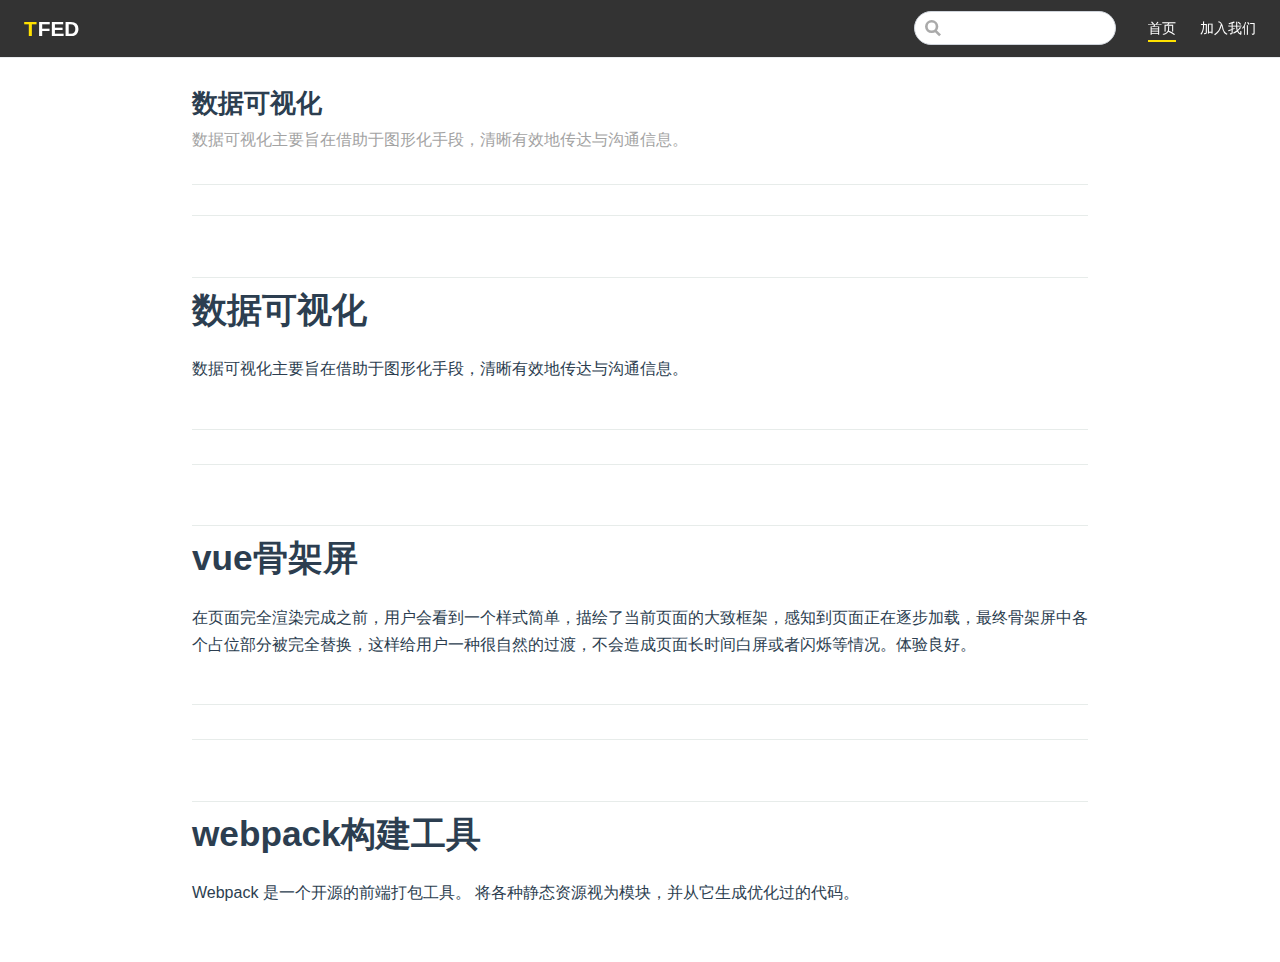
<file: index.html>
<!DOCTYPE html>
<html lang="en-US">
  <head>
    <meta charset="utf-8">
    <meta name="viewport" content="width=device-width,initial-scale=1">
    <title>TFED</title>
    <meta name="description" content="老虎前端团队">
    <link rel="icon" href="/imgs/logo.png">
  <link rel="manifest" href="/manifest.json">
  <link rel="apple-touch-icon" href="/imgs/logo.png">
    
    <link rel="preload" href="/assets/css/0.styles.b28b3567.css" as="style"><link rel="preload" href="/assets/js/app.2e1f9745.js" as="script"><link rel="preload" href="/assets/js/6.9fe4d343.js" as="script"><link rel="prefetch" href="/assets/js/3.42bb1bd5.js"><link rel="prefetch" href="/assets/js/1.ce1e9476.js"><link rel="prefetch" href="/assets/js/2.d139acfe.js"><link rel="prefetch" href="/assets/js/4.cc8acf24.js"><link rel="prefetch" href="/assets/js/5.faf81e32.js"><link rel="prefetch" href="/assets/js/7.30b6eb37.js">
    <link rel="stylesheet" href="/assets/css/0.styles.b28b3567.css">
  </head>
  <body>
    <div id="app" data-server-rendered="true"><div class="theme-container no-sidebar"><header class="navbar"><div class="sidebar-button"><svg xmlns="http://www.w3.org/2000/svg" aria-hidden="true" role="img" viewBox="0 0 448 512" class="icon"><path fill="currentColor" d="M436 124H12c-6.627 0-12-5.373-12-12V80c0-6.627 5.373-12 12-12h424c6.627 0 12 5.373 12 12v32c0 6.627-5.373 12-12 12zm0 160H12c-6.627 0-12-5.373-12-12v-32c0-6.627 5.373-12 12-12h424c6.627 0 12 5.373 12 12v32c0 6.627-5.373 12-12 12zm0 160H12c-6.627 0-12-5.373-12-12v-32c0-6.627 5.373-12 12-12h424c6.627 0 12 5.373 12 12v32c0 6.627-5.373 12-12 12z"></path></svg></div><a href="/" class="home-link router-link-exact-active router-link-active"><!----><span class="site-name">
      TFED
    </span></a><div class="links"><div class="search-box"><input aria-label="Search" autocomplete="off" spellcheck="false" value=""><!----></div><nav class="nav-links can-hide"><div class="nav-item"><a href="/" class="nav-link router-link-exact-active router-link-active">首页</a></div><div class="nav-item"><a href="/joinus.html" class="nav-link">加入我们</a></div><!----></nav></div></header><div class="sidebar-mask"></div><div class="sidebar"><nav class="nav-links"><div class="nav-item"><a href="/" class="nav-link router-link-exact-active router-link-active">首页</a></div><div class="nav-item"><a href="/joinus.html" class="nav-link">加入我们</a></div><!----></nav><!----></div><div class="custom-layout"><div><div class="blog-list"><!----><a href="/chart.html" class="items"><div><h1 id="数据可视化"><a class="header-anchor" href="#数据可视化" aria-hidden="true">#</a> 数据可视化</h1>
<p>数据可视化主要旨在借助于图形化手段，清晰有效地传达与沟通信息。</p>
</div></a><!----><a href="/vue-skeleton.html" class="items"><div><h1 id="vue骨架屏"><a class="header-anchor" href="#vue骨架屏" aria-hidden="true">#</a> vue骨架屏</h1>
<p>在页面完全渲染完成之前，用户会看到一个样式简单，描绘了当前页面的大致框架，感知到页面正在逐步加载，最终骨架屏中各个占位部分被完全替换，这样给用户一种很自然的过渡，不会造成页面长时间白屏或者闪烁等情况。体验良好。</p>
</div></a><a href="/webpack.html" class="items"><div><h1 id="webpack构建工具"><a class="header-anchor" href="#webpack构建工具" aria-hidden="true">#</a> webpack构建工具</h1>
<p>Webpack 是一个开源的前端打包工具。
将各种静态资源视为模块，并从它生成优化过的代码。</p>
</div></a></div></div></div></div></div>
    <script src="/assets/js/6.9fe4d343.js" defer></script><script src="/assets/js/app.2e1f9745.js" defer></script>
  </body>
</html>
</file>
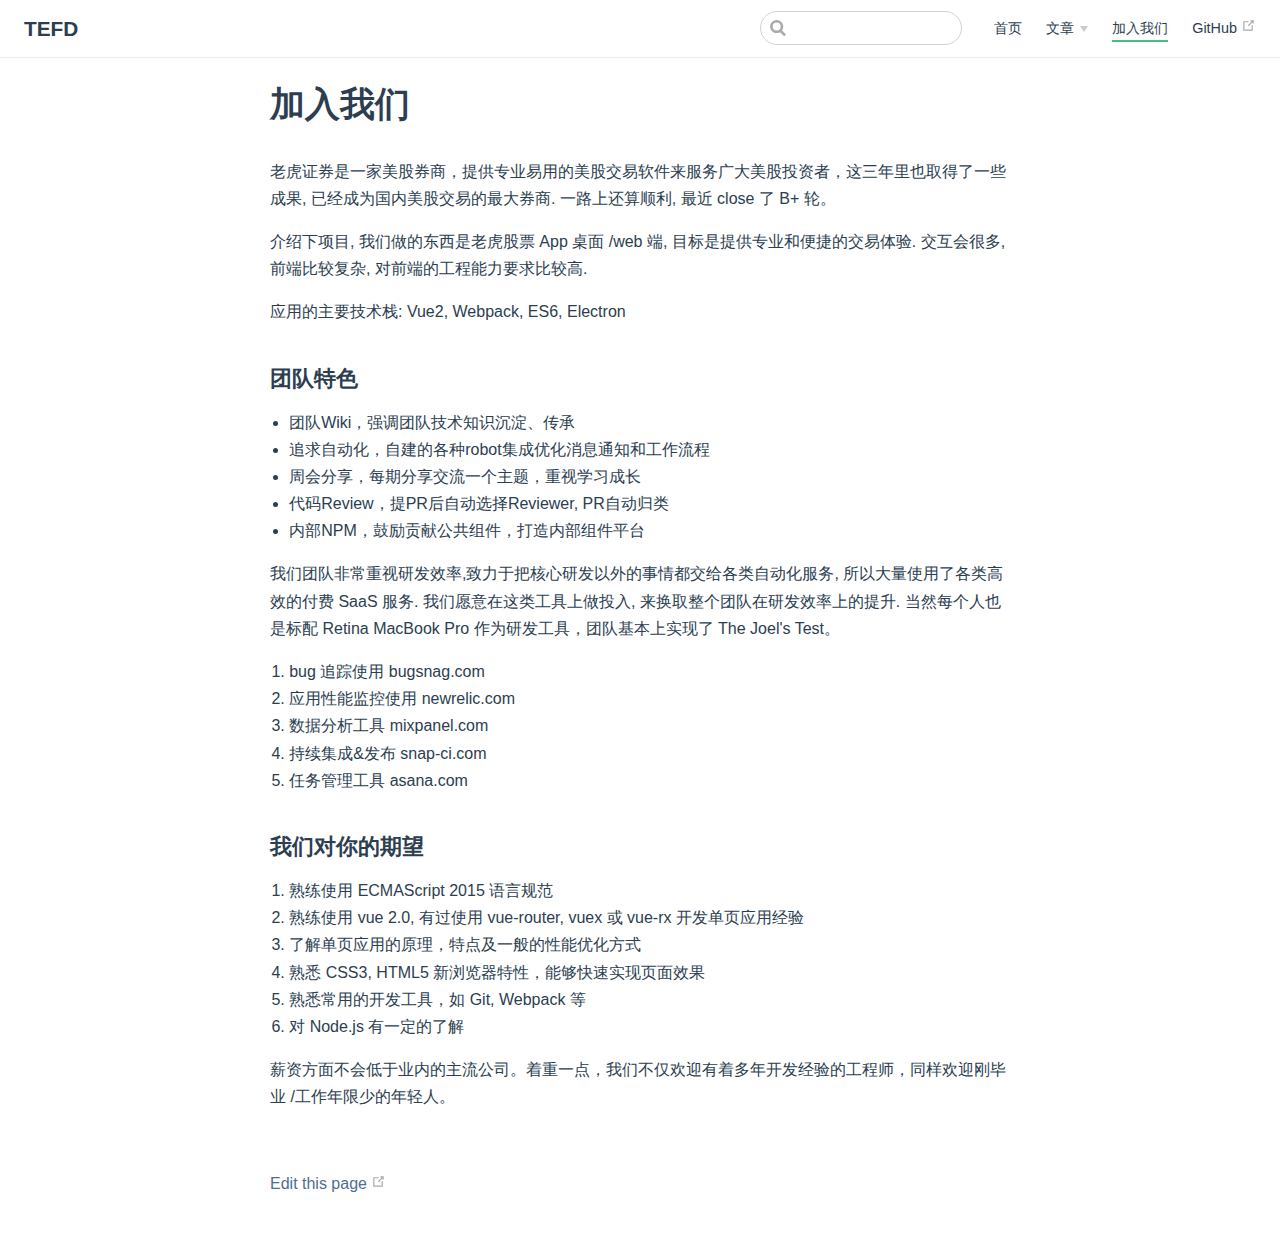
<file: About/index.html>
<!DOCTYPE html>
<html lang="en-US">
  <head>
    <meta charset="utf-8">
    <meta name="viewport" content="width=device-width,initial-scale=1">
    <title>加入我们 | TEFD</title>
    <meta name="description" content="老虎前端团队">
    <link rel="icon" href="/imgs/logo.png">
  <link rel="manifest" href="/manifest.json">
  <link rel="apple-touch-icon" href="/imgs/logo.png">
    
    <link rel="preload" href="/assets/css/0.styles.e33fcdb0.css" as="style"><link rel="preload" href="/assets/js/app.5959fe07.js" as="script"><link rel="preload" href="/assets/js/7.fc14adbd.js" as="script"><link rel="prefetch" href="/assets/js/4.d892ce39.js"><link rel="prefetch" href="/assets/js/1.f8d64ea8.js"><link rel="prefetch" href="/assets/js/2.72731567.js"><link rel="prefetch" href="/assets/js/3.75cd7776.js"><link rel="prefetch" href="/assets/js/5.2dd04340.js"><link rel="prefetch" href="/assets/js/6.95cbbf58.js"><link rel="prefetch" href="/assets/js/8.dae4b004.js">
    <link rel="stylesheet" href="/assets/css/0.styles.e33fcdb0.css">
  </head>
  <body>
    <div id="app" data-server-rendered="true"><div class="theme-container no-sidebar"><header class="navbar"><div class="sidebar-button"><svg xmlns="http://www.w3.org/2000/svg" aria-hidden="true" role="img" viewBox="0 0 448 512" class="icon"><path fill="currentColor" d="M436 124H12c-6.627 0-12-5.373-12-12V80c0-6.627 5.373-12 12-12h424c6.627 0 12 5.373 12 12v32c0 6.627-5.373 12-12 12zm0 160H12c-6.627 0-12-5.373-12-12v-32c0-6.627 5.373-12 12-12h424c6.627 0 12 5.373 12 12v32c0 6.627-5.373 12-12 12zm0 160H12c-6.627 0-12-5.373-12-12v-32c0-6.627 5.373-12 12-12h424c6.627 0 12 5.373 12 12v32c0 6.627-5.373 12-12 12z"></path></svg></div><a href="/" class="home-link router-link-active"><!----><span class="site-name">
      TEFD
    </span></a><div class="links"><div class="search-box"><input aria-label="Search" autocomplete="off" spellcheck="false" value=""><!----></div><nav class="nav-links can-hide"><div class="nav-item"><a href="/" class="nav-link">首页</a></div><div class="nav-item"><div class="dropdown-wrapper"><a class="dropdown-title"><span class="title">文章</span><span class="arrow right"></span></a><ul class="nav-dropdown" style="display:none;"><li class="dropdown-item"><!----><a href="/Blogs/data-visiualization.html" class="nav-link">有关数据可视化学习</a></li><li class="dropdown-item"><!----><a href="/Blogs/cors-and-nginx.html" class="nav-link">有关跨域 CORS 及 Nginx 配置</a></li><li class="dropdown-item"><!----><a href="/Blogs/webpack.html" class="nav-link">webpack构建工具</a></li><li class="dropdown-item"><!----><a href="/Blogs/chart.html" class="nav-link">数据可视化</a></li><li class="dropdown-item"><!----><a href="/Blogs/vue-skeleton.html" class="nav-link">Vue骨架屏</a></li></ul></div></div><div class="nav-item"><a href="/About/" class="nav-link router-link-exact-active router-link-active">加入我们</a></div><a href="https://github.com/tigerbrokers" target="_blank" rel="noopener noreferrer" class="repo-link">
    GitHub
    <svg xmlns="http://www.w3.org/2000/svg" aria-hidden="true" x="0px" y="0px" viewBox="0 0 100 100" width="15" height="15" class="icon outbound"><path fill="currentColor" d="M18.8,85.1h56l0,0c2.2,0,4-1.8,4-4v-32h-8v28h-48v-48h28v-8h-32l0,0c-2.2,0-4,1.8-4,4v56C14.8,83.3,16.6,85.1,18.8,85.1z"></path><polygon fill="currentColor" points="45.7,48.7 51.3,54.3 77.2,28.5 77.2,37.2 85.2,37.2 85.2,14.9 62.8,14.9 62.8,22.9 71.5,22.9"></polygon></svg></a></nav></div></header><div class="sidebar-mask"></div><div class="sidebar"><nav class="nav-links"><div class="nav-item"><a href="/" class="nav-link">首页</a></div><div class="nav-item"><div class="dropdown-wrapper"><a class="dropdown-title"><span class="title">文章</span><span class="arrow right"></span></a><ul class="nav-dropdown" style="display:none;"><li class="dropdown-item"><!----><a href="/Blogs/data-visiualization.html" class="nav-link">有关数据可视化学习</a></li><li class="dropdown-item"><!----><a href="/Blogs/cors-and-nginx.html" class="nav-link">有关跨域 CORS 及 Nginx 配置</a></li><li class="dropdown-item"><!----><a href="/Blogs/webpack.html" class="nav-link">webpack构建工具</a></li><li class="dropdown-item"><!----><a href="/Blogs/chart.html" class="nav-link">数据可视化</a></li><li class="dropdown-item"><!----><a href="/Blogs/vue-skeleton.html" class="nav-link">Vue骨架屏</a></li></ul></div></div><div class="nav-item"><a href="/About/" class="nav-link router-link-exact-active router-link-active">加入我们</a></div><a href="https://github.com/tigerbrokers" target="_blank" rel="noopener noreferrer" class="repo-link">
    GitHub
    <svg xmlns="http://www.w3.org/2000/svg" aria-hidden="true" x="0px" y="0px" viewBox="0 0 100 100" width="15" height="15" class="icon outbound"><path fill="currentColor" d="M18.8,85.1h56l0,0c2.2,0,4-1.8,4-4v-32h-8v28h-48v-48h28v-8h-32l0,0c-2.2,0-4,1.8-4,4v56C14.8,83.3,16.6,85.1,18.8,85.1z"></path><polygon fill="currentColor" points="45.7,48.7 51.3,54.3 77.2,28.5 77.2,37.2 85.2,37.2 85.2,14.9 62.8,14.9 62.8,22.9 71.5,22.9"></polygon></svg></a></nav><!----></div><div class="page"><div class="content"><h1 id="加入我们"><a href="#加入我们" aria-hidden="true" class="header-anchor">#</a> 加入我们</h1><p>老虎证券是一家美股券商，提供专业易用的美股交易软件来服务广大美股投资者，这三年里也取得了一些成果, 已经成为国内美股交易的最大券商. 一路上还算顺利, 最近 close 了 B+ 轮。</p><p>介绍下项目, 我们做的东西是老虎股票 App 桌面 /web 端, 目标是提供专业和便捷的交易体验. 交互会很多, 前端比较复杂, 对前端的工程能力要求比较高.</p><p>应用的主要技术栈: Vue2, Webpack, ES6, Electron</p><h3 id="团队特色"><a href="#团队特色" aria-hidden="true" class="header-anchor">#</a> 团队特色</h3><ul><li>团队Wiki，强调团队技术知识沉淀、传承</li><li>追求自动化，自建的各种robot集成优化消息通知和工作流程</li><li>周会分享，每期分享交流一个主题，重视学习成长</li><li>代码Review，提PR后自动选择Reviewer, PR自动归类</li><li>内部NPM，鼓励贡献公共组件，打造内部组件平台</li></ul><p>我们团队非常重视研发效率,致力于把核心研发以外的事情都交给各类自动化服务, 所以大量使用了各类高效的付费 SaaS 服务. 我们愿意在这类工具上做投入, 来换取整个团队在研发效率上的提升. 当然每个人也是标配 Retina MacBook Pro 作为研发工具，团队基本上实现了 The Joel's Test。</p><ol><li>bug 追踪使用 bugsnag.com</li><li>应用性能监控使用 newrelic.com</li><li>数据分析工具 mixpanel.com</li><li>持续集成&amp;发布 snap-ci.com</li><li>任务管理工具 asana.com</li></ol><h3 id="我们对你的期望"><a href="#我们对你的期望" aria-hidden="true" class="header-anchor">#</a> 我们对你的期望</h3><ol><li>熟练使用 ECMAScript 2015 语言规范</li><li>熟练使用 vue 2.0, 有过使用 vue-router, vuex 或 vue-rx 开发单页应用经验</li><li>了解单页应用的原理，特点及一般的性能优化方式</li><li>熟悉 CSS3, HTML5 新浏览器特性，能够快速实现页面效果</li><li>熟悉常用的开发工具，如 Git, Webpack 等</li><li>对 Node.js 有一定的了解</li></ol><p>薪资方面不会低于业内的主流公司。着重一点，我们不仅欢迎有着多年开发经验的工程师，同样欢迎刚毕业 /工作年限少的年轻人。</p></div><div class="page-edit"><div class="edit-link"><a href="https://github.com/tigerbrokers/edit/master/docs/About/README.md" target="_blank" rel="noopener noreferrer">Edit this page</a><svg xmlns="http://www.w3.org/2000/svg" aria-hidden="true" x="0px" y="0px" viewBox="0 0 100 100" width="15" height="15" class="icon outbound"><path fill="currentColor" d="M18.8,85.1h56l0,0c2.2,0,4-1.8,4-4v-32h-8v28h-48v-48h28v-8h-32l0,0c-2.2,0-4,1.8-4,4v56C14.8,83.3,16.6,85.1,18.8,85.1z"></path><polygon fill="currentColor" points="45.7,48.7 51.3,54.3 77.2,28.5 77.2,37.2 85.2,37.2 85.2,14.9 62.8,14.9 62.8,22.9 71.5,22.9"></polygon></svg></div><!----></div><!----></div></div></div>
    <script src="/assets/js/7.fc14adbd.js" defer></script><script src="/assets/js/app.5959fe07.js" defer></script>
  </body>
</html>
</file>
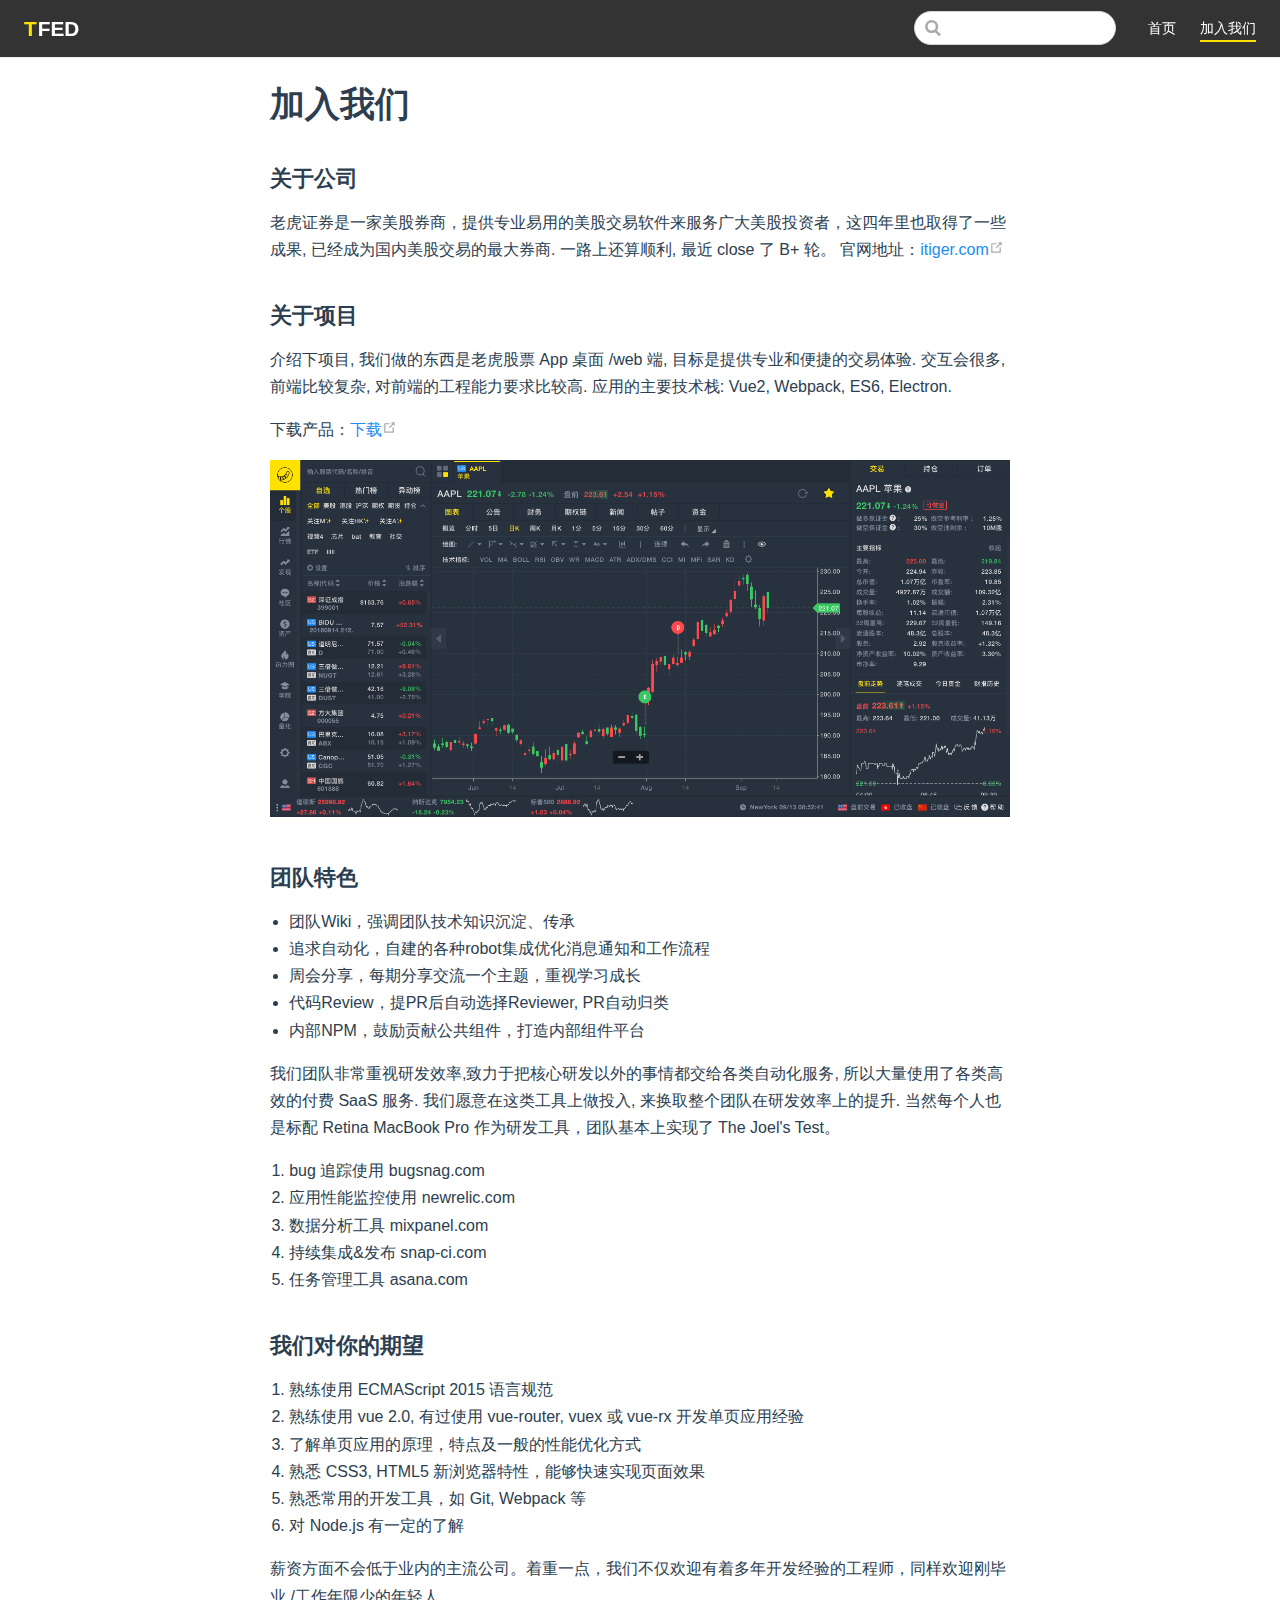
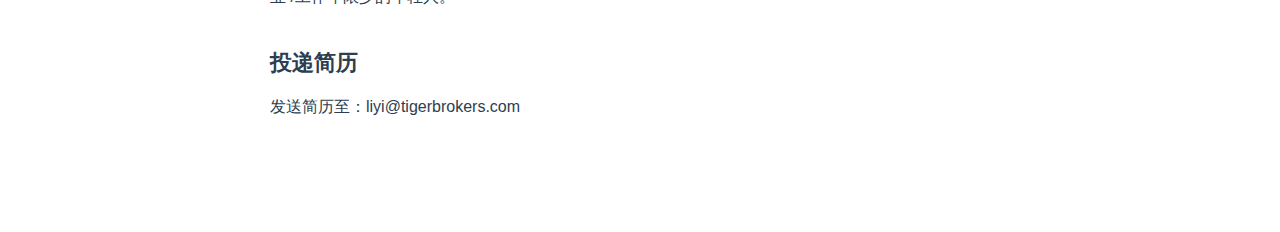
<file: joinus.html>
<!DOCTYPE html>
<html lang="en-US">
  <head>
    <meta charset="utf-8">
    <meta name="viewport" content="width=device-width,initial-scale=1">
    <title>加入我们 | TFED</title>
    <meta name="description" content="老虎前端团队">
    <link rel="icon" href="/imgs/logo.png">
  <link rel="manifest" href="/manifest.json">
  <link rel="apple-touch-icon" href="/imgs/logo.png">
    
    <link rel="preload" href="/assets/css/0.styles.b28b3567.css" as="style"><link rel="preload" href="/assets/js/app.2e1f9745.js" as="script"><link rel="preload" href="/assets/js/3.42bb1bd5.js" as="script"><link rel="prefetch" href="/assets/js/1.ce1e9476.js"><link rel="prefetch" href="/assets/js/2.d139acfe.js"><link rel="prefetch" href="/assets/js/4.cc8acf24.js"><link rel="prefetch" href="/assets/js/5.faf81e32.js"><link rel="prefetch" href="/assets/js/6.9fe4d343.js"><link rel="prefetch" href="/assets/js/7.30b6eb37.js">
    <link rel="stylesheet" href="/assets/css/0.styles.b28b3567.css">
  </head>
  <body>
    <div id="app" data-server-rendered="true"><div class="theme-container no-sidebar"><header class="navbar"><div class="sidebar-button"><svg xmlns="http://www.w3.org/2000/svg" aria-hidden="true" role="img" viewBox="0 0 448 512" class="icon"><path fill="currentColor" d="M436 124H12c-6.627 0-12-5.373-12-12V80c0-6.627 5.373-12 12-12h424c6.627 0 12 5.373 12 12v32c0 6.627-5.373 12-12 12zm0 160H12c-6.627 0-12-5.373-12-12v-32c0-6.627 5.373-12 12-12h424c6.627 0 12 5.373 12 12v32c0 6.627-5.373 12-12 12zm0 160H12c-6.627 0-12-5.373-12-12v-32c0-6.627 5.373-12 12-12h424c6.627 0 12 5.373 12 12v32c0 6.627-5.373 12-12 12z"></path></svg></div><a href="/" class="home-link router-link-active"><!----><span class="site-name">
      TFED
    </span></a><div class="links"><div class="search-box"><input aria-label="Search" autocomplete="off" spellcheck="false" value=""><!----></div><nav class="nav-links can-hide"><div class="nav-item"><a href="/" class="nav-link">首页</a></div><div class="nav-item"><a href="/joinus.html" class="nav-link router-link-exact-active router-link-active">加入我们</a></div><!----></nav></div></header><div class="sidebar-mask"></div><div class="sidebar"><nav class="nav-links"><div class="nav-item"><a href="/" class="nav-link">首页</a></div><div class="nav-item"><a href="/joinus.html" class="nav-link router-link-exact-active router-link-active">加入我们</a></div><!----></nav><!----></div><div class="page"><div class="content"><h1 id="加入我们"><a href="#加入我们" aria-hidden="true" class="header-anchor">#</a> 加入我们</h1><h3 id="关于公司"><a href="#关于公司" aria-hidden="true" class="header-anchor">#</a> 关于公司</h3><p>老虎证券是一家美股券商，提供专业易用的美股交易软件来服务广大美股投资者，这四年里也取得了一些成果, 已经成为国内美股交易的最大券商. 一路上还算顺利, 最近 close 了 B+ 轮。
官网地址：<a href="https://www.itiger.com/" target="_blank" rel="noopener noreferrer">itiger.com<svg xmlns="http://www.w3.org/2000/svg" aria-hidden="true" x="0px" y="0px" viewBox="0 0 100 100" width="15" height="15" class="icon outbound"><path fill="currentColor" d="M18.8,85.1h56l0,0c2.2,0,4-1.8,4-4v-32h-8v28h-48v-48h28v-8h-32l0,0c-2.2,0-4,1.8-4,4v56C14.8,83.3,16.6,85.1,18.8,85.1z"></path><polygon fill="currentColor" points="45.7,48.7 51.3,54.3 77.2,28.5 77.2,37.2 85.2,37.2 85.2,14.9 62.8,14.9 62.8,22.9 71.5,22.9"></polygon></svg></a></p><h3 id="关于项目"><a href="#关于项目" aria-hidden="true" class="header-anchor">#</a> 关于项目</h3><p>介绍下项目, 我们做的东西是老虎股票 App 桌面 /web 端, 目标是提供专业和便捷的交易体验. 交互会很多, 前端比较复杂, 对前端的工程能力要求比较高.
应用的主要技术栈: Vue2, Webpack, ES6, Electron.</p><p>下载产品：<a href="https://www.itiger.com/download" target="_blank" rel="noopener noreferrer">下载<svg xmlns="http://www.w3.org/2000/svg" aria-hidden="true" x="0px" y="0px" viewBox="0 0 100 100" width="15" height="15" class="icon outbound"><path fill="currentColor" d="M18.8,85.1h56l0,0c2.2,0,4-1.8,4-4v-32h-8v28h-48v-48h28v-8h-32l0,0c-2.2,0-4,1.8-4,4v56C14.8,83.3,16.6,85.1,18.8,85.1z"></path><polygon fill="currentColor" points="45.7,48.7 51.3,54.3 77.2,28.5 77.2,37.2 85.2,37.2 85.2,14.9 62.8,14.9 62.8,22.9 71.5,22.9"></polygon></svg></a></p><p><img src="/assets/img/product.45cfb8cc.png" alt="An image"></p><h3 id="团队特色"><a href="#团队特色" aria-hidden="true" class="header-anchor">#</a> 团队特色</h3><ul><li>团队Wiki，强调团队技术知识沉淀、传承</li><li>追求自动化，自建的各种robot集成优化消息通知和工作流程</li><li>周会分享，每期分享交流一个主题，重视学习成长</li><li>代码Review，提PR后自动选择Reviewer, PR自动归类</li><li>内部NPM，鼓励贡献公共组件，打造内部组件平台</li></ul><p>我们团队非常重视研发效率,致力于把核心研发以外的事情都交给各类自动化服务, 所以大量使用了各类高效的付费 SaaS 服务. 我们愿意在这类工具上做投入, 来换取整个团队在研发效率上的提升. 当然每个人也是标配 Retina MacBook Pro 作为研发工具，团队基本上实现了 The Joel's Test。</p><ol><li>bug 追踪使用 bugsnag.com</li><li>应用性能监控使用 newrelic.com</li><li>数据分析工具 mixpanel.com</li><li>持续集成&amp;发布 snap-ci.com</li><li>任务管理工具 asana.com</li></ol><h3 id="我们对你的期望"><a href="#我们对你的期望" aria-hidden="true" class="header-anchor">#</a> 我们对你的期望</h3><ol><li>熟练使用 ECMAScript 2015 语言规范</li><li>熟练使用 vue 2.0, 有过使用 vue-router, vuex 或 vue-rx 开发单页应用经验</li><li>了解单页应用的原理，特点及一般的性能优化方式</li><li>熟悉 CSS3, HTML5 新浏览器特性，能够快速实现页面效果</li><li>熟悉常用的开发工具，如 Git, Webpack 等</li><li>对 Node.js 有一定的了解</li></ol><p>薪资方面不会低于业内的主流公司。着重一点，我们不仅欢迎有着多年开发经验的工程师，同样欢迎刚毕业 /工作年限少的年轻人。</p><h3 id="投递简历"><a href="#投递简历" aria-hidden="true" class="header-anchor">#</a> 投递简历</h3><p>发送简历至：liyi@tigerbrokers.com</p></div><div class="page-edit"><!----><!----></div><!----></div></div></div>
    <script src="/assets/js/3.42bb1bd5.js" defer></script><script src="/assets/js/app.2e1f9745.js" defer></script>
  </body>
</html>
</file>
<file: assets/css/0.styles.b28b3567.css>
.icon.outbound{color:#aaa;display:inline-block}.badge{display:inline-block;vertical-align:top;font-size:14px;height:18px;line-height:18px;border-radius:9px;padding:0 5px;color:#fff;margin-right:5px}.badge.tip{background-color:#42b983}.badge.warn,.badge.warning{background-color:#e7c000}.home{padding:3.6rem 2rem 0;max-width:960px;margin:0 auto}.home .hero{text-align:center}.home .hero img{max-height:280px;display:block;margin:3rem auto 1.5rem}.home .hero h1{font-size:3rem}.home .hero .action,.home .hero .description,.home .hero h1{margin:1.8rem auto}.home .hero .description{max-width:35rem;font-size:1.6rem;line-height:1.3;color:#6a8bad}.home .hero .action-button{display:inline-block;font-size:1.2rem;color:#fff;background-color:#218df2;padding:.8rem 1.6rem;border-radius:4px;transition:background-color .1s ease;box-sizing:border-box;border-bottom:1px solid #0e7fea}.home .hero .action-button:hover{background-color:#3798f3}.home .features{border-top:1px solid #eaecef;padding:1.2rem 0;margin-top:2.5rem;display:flex;flex-wrap:wrap;align-items:flex-start;align-content:stretch;justify-content:space-between}.home .feature{flex-grow:1;flex-basis:30%;max-width:30%}.home .feature h2{font-size:1.4rem;font-weight:500;border-bottom:none;padding-bottom:0;color:#3a5169}.home .feature p{color:#4e6e8e}.home .footer{padding:2.5rem;border-top:1px solid #eaecef;text-align:center;color:#4e6e8e}@media (max-width:719px){.home .features{flex-direction:column}.home .feature{max-width:100%;padding:0 2.5rem}}@media (max-width:419px){.home{padding-left:1.5rem;padding-right:1.5rem}.home .hero img{max-height:210px;margin:2rem auto 1.2rem}.home .hero h1{font-size:2rem}.home .hero .action,.home .hero .description,.home .hero h1{margin:1.2rem auto}.home .hero .description{font-size:1.2rem}.home .hero .action-button{font-size:1rem;padding:.6rem 1.2rem}.home .feature h2{font-size:1.25rem}}.sidebar-button{display:none;width:1.25rem;height:1.25rem;position:absolute;padding:.6rem;top:.6rem;left:1rem}.sidebar-button .icon{display:block;width:1.25rem;height:1.25rem}@media (max-width:719px){.sidebar-button{display:block}}.search-box{display:inline-block;position:relative;margin-right:.5rem}.search-box input{cursor:text;width:10rem;color:#4e6e8e;display:inline-block;border:1px solid #cfd4db;border-radius:2rem;font-size:.9rem;line-height:2rem;padding:0 .5rem 0 2rem;outline:none;transition:all .2s ease;background:#fff url(/assets/img/search.83621669.svg) .6rem .5rem no-repeat;background-size:1rem}.search-box input:focus{cursor:auto;border-color:#218df2}.search-box .suggestions{background:#fff;width:20rem;position:absolute;top:1.5rem;border:1px solid #cfd4db;border-radius:6px;padding:.4rem;list-style-type:none}.search-box .suggestions.align-right{right:0}.search-box .suggestion{line-height:1.4;padding:.4rem .6rem;border-radius:4px;cursor:pointer}.search-box .suggestion a{color:#5d82a6}.search-box .suggestion a .page-title{font-weight:600}.search-box .suggestion a .header{font-size:.9em;margin-left:.25em}.search-box .suggestion.focused{background-color:#f3f4f5}.search-box .suggestion.focused a{color:#218df2}@media (max-width:959px){.search-box input{cursor:pointer;width:0;border-color:transparent;position:relative;left:1rem}.search-box input:focus{cursor:text;left:0;width:10rem}}@media (max-width:959px) and (min-width:719px){.search-box .suggestions{left:0}}@media (max-width:719px){.search-box{margin-right:0}.search-box .suggestions{right:0}}@media (max-width:419px){.search-box .suggestions{width:calc(100vw - 4rem)}.search-box input:focus{width:8rem}}.dropdown-enter,.dropdown-leave-to{height:0!important}.dropdown-wrapper .dropdown-title{display:block}.dropdown-wrapper .dropdown-title:hover{border-color:transparent}.dropdown-wrapper .dropdown-title .arrow{vertical-align:middle;margin-top:-1px;margin-left:.4rem}.dropdown-wrapper .nav-dropdown .dropdown-item{color:inherit;line-height:1.7rem}.dropdown-wrapper .nav-dropdown .dropdown-item h4{margin:.45rem 0 0;border-top:1px solid #eee;padding:.45rem 1.5rem 0 1.25rem}.dropdown-wrapper .nav-dropdown .dropdown-item .dropdown-subitem-wrapper{padding:0;list-style:none}.dropdown-wrapper .nav-dropdown .dropdown-item .dropdown-subitem-wrapper .dropdown-subitem{font-size:.9em}.dropdown-wrapper .nav-dropdown .dropdown-item a{display:block;line-height:1.7rem;position:relative;border-bottom:none;font-weight:400;margin-bottom:0;padding:0 1.5rem 0 1.25rem}.dropdown-wrapper .nav-dropdown .dropdown-item a.router-link-active,.dropdown-wrapper .nav-dropdown .dropdown-item a:hover{color:#218df2}.dropdown-wrapper .nav-dropdown .dropdown-item a.router-link-active:after{content:"";width:0;height:0;border-left:5px solid #218df2;border-top:3px solid transparent;border-bottom:3px solid transparent;position:absolute;top:calc(50% - 2px);left:9px}.dropdown-wrapper .nav-dropdown .dropdown-item:first-child h4{margin-top:0;padding-top:0;border-top:0}@media (max-width:719px){.dropdown-wrapper.open .dropdown-title{margin-bottom:.5rem}.dropdown-wrapper .nav-dropdown{transition:height .1s ease-out;overflow:hidden}.dropdown-wrapper .nav-dropdown .dropdown-item h4{border-top:0;margin-top:0;padding-top:0}.dropdown-wrapper .nav-dropdown .dropdown-item>a,.dropdown-wrapper .nav-dropdown .dropdown-item h4{font-size:15px;line-height:2rem}.dropdown-wrapper .nav-dropdown .dropdown-item .dropdown-subitem{font-size:14px;padding-left:1rem}}@media (min-width:719px){.dropdown-wrapper{height:1.8rem}.dropdown-wrapper:hover .nav-dropdown{display:block!important}.dropdown-wrapper .dropdown-title .arrow{border-left:4px solid transparent;border-right:4px solid transparent;border-top:6px solid #ccc;border-bottom:0}.dropdown-wrapper .nav-dropdown{display:none;height:auto!important;box-sizing:border-box;max-height:calc(100vh - 2.7rem);overflow-y:auto;position:absolute;top:100%;right:0;background-color:#fff;padding:.6rem 0;border:1px solid #ddd;border-bottom-color:#ccc;text-align:left;border-radius:.25rem;white-space:nowrap;margin:0}}.nav-links{display:inline-block}.nav-links a{line-height:1.4rem;color:inherit}.nav-links a.router-link-active,.nav-links a:hover{color:#218df2}.nav-links .nav-item{cursor:pointer;position:relative;display:inline-block;margin-left:1.5rem;line-height:2rem}.nav-links .repo-link{margin-left:1.5rem}@media (max-width:719px){.nav-links .nav-item,.nav-links .repo-link{margin-left:0}}@media (min-width:719px){.nav-links a.router-link-active,.nav-links a:hover{color:#2c3e50}.nav-item>a:not(.external).router-link-active,.nav-item>a:not(.external):hover{margin-bottom:-2px;border-bottom:2px solid #3396f3}}.navbar{padding:.7rem 1.5rem;line-height:2.2rem;position:relative}.navbar a,.navbar img,.navbar span{display:inline-block}.navbar .logo{height:2.2rem;min-width:2.2rem;margin-right:.8rem;vertical-align:top}.navbar .site-name{font-size:1.3rem;font-weight:600;color:#2c3e50;position:relative}.navbar .links{font-size:.9rem;position:absolute;right:1.5rem;top:.7rem}@media (max-width:719px){.navbar{padding-left:4rem}.navbar .can-hide{display:none}}.page-edit,.page-nav{max-width:740px;margin:0 auto;padding:2rem 2.5rem}@media (max-width:959px){.page-edit,.page-nav{padding:2rem}}@media (max-width:419px){.page-edit,.page-nav{padding:1.5rem}}.page{padding-bottom:2rem}.page-edit{padding-top:1rem;padding-bottom:1rem;overflow:auto}.page-edit .edit-link{display:inline-block}.page-edit .edit-link a{color:#4e6e8e;margin-right:.25rem}.page-edit .last-updated{float:right;font-size:.9em}.page-edit .last-updated .prefix{font-weight:500;color:#4e6e8e}.page-edit .last-updated .time{font-weight:400;color:#aaa}.page-nav{padding-top:1rem;padding-bottom:0}.page-nav .inner{min-height:2rem;margin-top:0;border-top:1px solid #eaecef;padding-top:1rem;overflow:auto}.page-nav .next{float:right}@media (max-width:719px){.page-edit .edit-link{margin-bottom:.5rem}.page-edit .last-updated{font-size:.8em;float:none;text-align:left}}.sidebar .sidebar-sub-headers{padding-left:1rem;font-size:.95em}a.sidebar-link{font-weight:400;display:inline-block;color:#2c3e50;border-left:.25rem solid transparent;padding:.35rem 1rem .35rem 1.25rem;line-height:1.4;width:100%;box-sizing:border-box}a.sidebar-link:hover{color:#218df2}a.sidebar-link.active{font-weight:600;color:#218df2;border-left-color:#218df2}.sidebar-group a.sidebar-link{padding-left:2rem}.sidebar-sub-headers a.sidebar-link{padding-top:.25rem;padding-bottom:.25rem;border-left:none}.sidebar-sub-headers a.sidebar-link.active{font-weight:500}.sidebar-group:not(.first){margin-top:1em}.sidebar-group .sidebar-group{padding-left:.5em}.sidebar-group:not(.collapsable) .sidebar-heading{cursor:auto;color:inherit}.sidebar-heading{color:#999;transition:color .15s ease;cursor:pointer;font-size:1.1em;font-weight:700;padding:0 1.5rem;margin-top:0;margin-bottom:.5rem}.sidebar-heading.open,.sidebar-heading:hover{color:inherit}.sidebar-heading .arrow{position:relative;top:-.12em;left:.5em}.sidebar-heading:.open .arrow{top:-.18em}.sidebar-group-items{transition:height .1s ease-out;overflow:hidden}.sidebar ul{padding:0;margin:0;list-style-type:none}.sidebar a{display:inline-block}.sidebar .nav-links{display:none;border-bottom:1px solid #eaecef;padding:.5rem 0 .75rem 0}.sidebar .nav-links a{font-weight:600}.sidebar .nav-links .nav-item,.sidebar .nav-links .repo-link{display:block;line-height:1.25rem;font-size:1.1em;padding:.5rem 0 .5rem 1.5rem}.sidebar .sidebar-links{padding:1.5rem 0}@media (max-width:719px){.sidebar .nav-links{display:block}.sidebar .nav-links .dropdown-wrapper .nav-dropdown .dropdown-item a.router-link-active:after{top:calc(1rem - 2px)}.sidebar .sidebar-links{padding:1rem 0}}code[class*=language-],pre[class*=language-]{color:#ccc;background:none;font-family:Consolas,Monaco,Andale Mono,Ubuntu Mono,monospace;text-align:left;white-space:pre;word-spacing:normal;word-break:normal;word-wrap:normal;line-height:1.5;-moz-tab-size:4;-o-tab-size:4;tab-size:4;-webkit-hyphens:none;-ms-hyphens:none;hyphens:none}pre[class*=language-]{padding:1em;margin:.5em 0;overflow:auto}:not(pre)>code[class*=language-],pre[class*=language-]{background:#2d2d2d}:not(pre)>code[class*=language-]{padding:.1em;border-radius:.3em;white-space:normal}.token.block-comment,.token.cdata,.token.comment,.token.doctype,.token.prolog{color:#999}.token.punctuation{color:#ccc}.token.attr-name,.token.deleted,.token.namespace,.token.tag{color:#e2777a}.token.function-name{color:#6196cc}.token.boolean,.token.function,.token.number{color:#f08d49}.token.class-name,.token.constant,.token.property,.token.symbol{color:#f8c555}.token.atrule,.token.builtin,.token.important,.token.keyword,.token.selector{color:#cc99cd}.token.attr-value,.token.char,.token.regex,.token.string,.token.variable{color:#7ec699}.token.entity,.token.operator,.token.url{color:#67cdcc}.token.bold,.token.important{font-weight:700}.token.italic{font-style:italic}.token.entity{cursor:help}.token.inserted{color:green}#app .navbar{background-color:rgba(0,0,0,.8);color:#fff}#app .nav-item>a:not(.external).router-link-active{border-bottom:2px solid #ffe100}#app .nav-links a.router-link-active,#app .nav-links a:hover{border-bottom:2px solid #ffe100;color:#fff}#app .search-box input:focus{border-color:#ffe100}#app span.site-name{color:#fff}#app span.site-name:first-letter{color:#ffe100;margin-right:1px}#nprogress{pointer-events:none}#nprogress .bar{background:#218df2;position:fixed;z-index:1031;top:0;left:0;width:100%;height:2px}#nprogress .peg{display:block;position:absolute;right:0;width:100px;height:100%;box-shadow:0 0 10px #218df2,0 0 5px #218df2;opacity:1;transform:rotate(3deg) translateY(-4px)}#nprogress .spinner{display:block;position:fixed;z-index:1031;top:15px;right:15px}#nprogress .spinner-icon{width:18px;height:18px;box-sizing:border-box;border:2px solid transparent;border-top-color:#218df2;border-left-color:#218df2;border-radius:50%;animation:nprogress-spinner .4s linear infinite}.nprogress-custom-parent{overflow:hidden;position:relative}.nprogress-custom-parent #nprogress .bar,.nprogress-custom-parent #nprogress .spinner{position:absolute}@keyframes nprogress-spinner{0%{transform:rotate(0deg)}to{transform:rotate(1turn)}}.content code{color:#476582;padding:.25rem .5rem;margin:0;font-size:.85em;background-color:rgba(27,31,35,.05);border-radius:3px}.content pre,.content pre[class*=language-]{line-height:1.4;padding:1.25rem 1.5rem;margin:.85rem 0;background:transparent;overflow:auto}.content pre[class*=language-] code,.content pre code{color:#fff;padding:0;background-color:transparent;border-radius:0}div[class*=language-]{position:relative;background-color:#282c34;border-radius:6px}div[class*=language-] .highlight-lines{-webkit-user-select:none;-moz-user-select:none;-ms-user-select:none;user-select:none;padding-top:1.3rem;position:absolute;top:0;left:0;width:100%;line-height:1.4}div[class*=language-] .highlight-lines .highlighted{background-color:rgba(0,0,0,.66)}div[class*=language-] pre{position:relative;z-index:1}div[class*=language-]:before{position:absolute;z-index:3;top:.8em;right:1em;font-size:.75rem;color:hsla(0,0%,100%,.4)}div[class*=language-]:not(.line-numbers-mode) .line-numbers-wrapper{display:none}div[class*=language-].line-numbers-mode .highlight-lines .highlighted{position:relative}div[class*=language-].line-numbers-mode .highlight-lines .highlighted:before{content:" ";position:absolute;z-index:3;left:0;top:0;display:block;width:3.5rem;height:100%;background-color:rgba(0,0,0,.66)}div[class*=language-].line-numbers-mode pre{padding-left:4.5rem;vertical-align:middle}div[class*=language-].line-numbers-mode .line-numbers-wrapper{position:absolute;top:0;width:3.5rem;text-align:center;color:hsla(0,0%,100%,.3);padding:1.25rem 0;line-height:1.4}div[class*=language-].line-numbers-mode .line-numbers-wrapper .line-number,div[class*=language-].line-numbers-mode .line-numbers-wrapper br{-webkit-user-select:none;-moz-user-select:none;-ms-user-select:none;user-select:none}div[class*=language-].line-numbers-mode .line-numbers-wrapper .line-number{position:relative;z-index:4;font-size:.85em}div[class*=language-].line-numbers-mode:after{content:"";position:absolute;z-index:2;top:0;left:0;width:3.5rem;height:100%;border-radius:6px 0 0 6px;border-right:1px solid rgba(0,0,0,.66);background-color:#282c34}div[class~=language-js]:before{content:"js"}div[class~=language-ts]:before{content:"ts"}div[class~=language-html]:before{content:"html"}div[class~=language-md]:before{content:"md"}div[class~=language-vue]:before{content:"vue"}div[class~=language-css]:before{content:"css"}div[class~=language-sass]:before{content:"sass"}div[class~=language-scss]:before{content:"scss"}div[class~=language-less]:before{content:"less"}div[class~=language-stylus]:before{content:"stylus"}div[class~=language-go]:before{content:"go"}div[class~=language-java]:before{content:"java"}div[class~=language-c]:before{content:"c"}div[class~=language-sh]:before{content:"sh"}div[class~=language-yaml]:before{content:"yaml"}div[class~=language-javascript]:before{content:"js"}div[class~=language-typescript]:before{content:"ts"}div[class~=language-markup]:before{content:"html"}div[class~=language-markdown]:before{content:"md"}div[class~=language-json]:before{content:"json"}div[class~=language-ruby]:before{content:"rb"}div[class~=language-python]:before{content:"py"}div[class~=language-bash]:before{content:"sh"}.custom-block .custom-block-title{font-weight:600;margin-bottom:-.4rem}.custom-block.danger,.custom-block.tip,.custom-block.warning{padding:.1rem 1.5rem;border-left-width:.5rem;border-left-style:solid;margin:1rem 0}.custom-block.tip{background-color:#f3f5f7;border-color:#42b983}.custom-block.warning{background-color:rgba(255,229,100,.3);border-color:#e7c000;color:#6b5900}.custom-block.warning .custom-block-title{color:#b29400}.custom-block.warning a{color:#2c3e50}.custom-block.danger{background-color:#ffe6e6;border-color:#c00;color:#4d0000}.custom-block.danger .custom-block-title{color:#900}.custom-block.danger a{color:#2c3e50}.arrow{display:inline-block;width:0;height:0}.arrow.up{border-bottom:6px solid #ccc}.arrow.down,.arrow.up{border-left:4px solid transparent;border-right:4px solid transparent}.arrow.down{border-top:6px solid #ccc}.arrow.right{border-left:6px solid #ccc}.arrow.left,.arrow.right{border-top:4px solid transparent;border-bottom:4px solid transparent}.arrow.left{border-right:6px solid #ccc}.content:not(.custom){max-width:740px;margin:0 auto;padding:2rem 2.5rem}@media (max-width:959px){.content:not(.custom){padding:2rem}}@media (max-width:419px){.content:not(.custom){padding:1.5rem}}.table-of-contents .badge{vertical-align:middle}body,html{padding:0;margin:0}body{font-family:-apple-system,BlinkMacSystemFont,Segoe UI,Roboto,Oxygen,Ubuntu,Cantarell,Fira Sans,Droid Sans,Helvetica Neue,sans-serif;-webkit-font-smoothing:antialiased;-moz-osx-font-smoothing:grayscale;font-size:16px;color:#2c3e50}.page{padding-left:20rem}.navbar{z-index:20;right:0;height:3.6rem;background-color:#fff;box-sizing:border-box;border-bottom:1px solid #eaecef}.navbar,.sidebar-mask{position:fixed;top:0;left:0}.sidebar-mask{z-index:9;width:100vw;height:100vh;display:none}.sidebar{font-size:15px;background-color:#fff;width:20rem;position:fixed;z-index:10;margin:0;top:3.6rem;left:0;bottom:0;box-sizing:border-box;border-right:1px solid #eaecef;overflow-y:auto}.content:not(.custom)>:first-child{margin-top:3.6rem}.content:not(.custom) a:hover{text-decoration:underline}.content:not(.custom) p.demo{padding:1rem 1.5rem;border:1px solid #ddd;border-radius:4px}.content:not(.custom) img{max-width:100%}.content.custom{padding:0;margin:0}.content.custom img{max-width:100%}a{font-weight:500;text-decoration:none}a,p a code{color:#218df2}p a code{font-weight:400}kbd{background:#eee;border:.15rem solid #ddd;border-bottom:.25rem solid #ddd;border-radius:.15rem;padding:0 .15em}blockquote{font-size:1.2rem;color:#999;border-left:.25rem solid #dfe2e5;margin-left:0;padding-left:1rem}ol,ul{padding-left:1.2em}strong{font-weight:600}h1,h2,h3,h4,h5,h6{font-weight:600;line-height:1.25}.content:not(.custom)>h1,.content:not(.custom)>h2,.content:not(.custom)>h3,.content:not(.custom)>h4,.content:not(.custom)>h5,.content:not(.custom)>h6{margin-top:-3.1rem;padding-top:4.6rem;margin-bottom:0}.content:not(.custom)>h1:first-child,.content:not(.custom)>h2:first-child,.content:not(.custom)>h3:first-child,.content:not(.custom)>h4:first-child,.content:not(.custom)>h5:first-child,.content:not(.custom)>h6:first-child{margin-top:-1.5rem;margin-bottom:1rem}.content:not(.custom)>h1:first-child+.custom-block,.content:not(.custom)>h1:first-child+p,.content:not(.custom)>h1:first-child+pre,.content:not(.custom)>h2:first-child+.custom-block,.content:not(.custom)>h2:first-child+p,.content:not(.custom)>h2:first-child+pre,.content:not(.custom)>h3:first-child+.custom-block,.content:not(.custom)>h3:first-child+p,.content:not(.custom)>h3:first-child+pre,.content:not(.custom)>h4:first-child+.custom-block,.content:not(.custom)>h4:first-child+p,.content:not(.custom)>h4:first-child+pre,.content:not(.custom)>h5:first-child+.custom-block,.content:not(.custom)>h5:first-child+p,.content:not(.custom)>h5:first-child+pre,.content:not(.custom)>h6:first-child+.custom-block,.content:not(.custom)>h6:first-child+p,.content:not(.custom)>h6:first-child+pre{margin-top:2rem}h1:hover .header-anchor,h2:hover .header-anchor,h3:hover .header-anchor,h4:hover .header-anchor,h5:hover .header-anchor,h6:hover .header-anchor{opacity:1}h1{font-size:2.2rem}h2{font-size:1.65rem;padding-bottom:.3rem;border-bottom:1px solid #eaecef}h3{font-size:1.35rem}a.header-anchor{font-size:.85em;float:left;margin-left:-.87em;padding-right:.23em;margin-top:.125em;opacity:0}a.header-anchor:hover{text-decoration:none}.line-number,code,kbd{font-family:source-code-pro,Menlo,Monaco,Consolas,Courier New,monospace}ol,p,ul{line-height:1.7}hr{border:0;border-top:1px solid #eaecef}table{border-collapse:collapse;margin:1rem 0;display:block;overflow-x:auto}tr{border-top:1px solid #dfe2e5}tr:nth-child(2n){background-color:#f6f8fa}td,th{border:1px solid #dfe2e5;padding:.6em 1em}.custom-layout{padding-top:3.6rem}.theme-container.sidebar-open .sidebar-mask{display:block}.theme-container.no-navbar .content:not(.custom)>h1,.theme-container.no-navbar h2,.theme-container.no-navbar h3,.theme-container.no-navbar h4,.theme-container.no-navbar h5,.theme-container.no-navbar h6{margin-top:1.5rem;padding-top:0}.theme-container.no-navbar .sidebar{top:0}.theme-container.no-navbar .custom-layout{padding-top:0}@media (min-width:720px){.theme-container.no-sidebar .sidebar{display:none}.theme-container.no-sidebar .page{padding-left:0}}@media (max-width:959px){.sidebar{font-size:15px;width:16.4rem}.page{padding-left:16.4rem}}@media (max-width:719px){.sidebar{top:0;padding-top:3.6rem;transform:translateX(-100%);transition:transform .2s ease}.page{padding-left:0}.theme-container.sidebar-open .sidebar{transform:translateX(0)}.theme-container.no-navbar .sidebar{padding-top:0}}@media (max-width:419px){h1{font-size:1.9rem}.content div[class*=language-]{margin:.85rem -1.5rem;border-radius:0}}.footer{height:100px;line-height:100px;text-align:center;background:#ffe100;position:absolute;bottom:0;left:0;right:0}.logo{width:25px;position:relative;top:5px}.blog-list{width:70%;max-width:1200px;margin:0 auto;padding:0 2rem 2.5rem}.blog-list .items{color:#2c3e50;border-bottom:1px solid #e7ecea;width:100%;display:inline-block;padding-bottom:15px;padding-top:15px}.blog-list .items h1{font-size:26px;line-height:1;margin-bottom:5px;height:20px}.blog-list .items h1:hover .header-anchor{opacity:0}.blog-list .items hr{border:0;margin-top:0}.blog-list .items p{color:#a3a3a3}.blog-list .items h1:hover{color:#ffe100}.blog-list .more{display:inline-block;margin-top:15px;color:#218df2}
</file>
<file: assets/css/0.styles.e33fcdb0.css>
.icon.outbound{color:#aaa;display:inline-block}.badge{display:inline-block;vertical-align:top;font-size:14px;height:18px;line-height:18px;border-radius:9px;padding:0 5px;color:#fff;margin-right:5px}.badge.tip{background-color:#42b983}.badge.warn,.badge.warning{background-color:#e7c000}.home{padding:3.6rem 2rem 0;max-width:960px;margin:0 auto}.home .hero{text-align:center}.home .hero img{max-height:280px;display:block;margin:3rem auto 1.5rem}.home .hero h1{font-size:3rem}.home .hero .action,.home .hero .description,.home .hero h1{margin:1.8rem auto}.home .hero .description{max-width:35rem;font-size:1.6rem;line-height:1.3;color:#6a8bad}.home .hero .action-button{display:inline-block;font-size:1.2rem;color:#fff;background-color:#3eaf7c;padding:.8rem 1.6rem;border-radius:4px;transition:background-color .1s ease;box-sizing:border-box;border-bottom:1px solid #389d70}.home .hero .action-button:hover{background-color:#4abf8a}.home .features{border-top:1px solid #eaecef;padding:1.2rem 0;margin-top:2.5rem;display:flex;flex-wrap:wrap;align-items:flex-start;align-content:stretch;justify-content:space-between}.home .feature{flex-grow:1;flex-basis:30%;max-width:30%}.home .feature h2{font-size:1.4rem;font-weight:500;border-bottom:none;padding-bottom:0;color:#3a5169}.home .feature p{color:#4e6e8e}.home .footer{padding:2.5rem;border-top:1px solid #eaecef;text-align:center;color:#4e6e8e}@media (max-width:719px){.home .features{flex-direction:column}.home .feature{max-width:100%;padding:0 2.5rem}}@media (max-width:419px){.home{padding-left:1.5rem;padding-right:1.5rem}.home .hero img{max-height:210px;margin:2rem auto 1.2rem}.home .hero h1{font-size:2rem}.home .hero .action,.home .hero .description,.home .hero h1{margin:1.2rem auto}.home .hero .description{font-size:1.2rem}.home .hero .action-button{font-size:1rem;padding:.6rem 1.2rem}.home .feature h2{font-size:1.25rem}}.sidebar-button{display:none;width:1.25rem;height:1.25rem;position:absolute;padding:.6rem;top:.6rem;left:1rem}.sidebar-button .icon{display:block;width:1.25rem;height:1.25rem}@media (max-width:719px){.sidebar-button{display:block}}.search-box{display:inline-block;position:relative;margin-right:.5rem}.search-box input{cursor:text;width:10rem;color:#4e6e8e;display:inline-block;border:1px solid #cfd4db;border-radius:2rem;font-size:.9rem;line-height:2rem;padding:0 .5rem 0 2rem;outline:none;transition:all .2s ease;background:#fff url(/assets/img/search.83621669.svg) .6rem .5rem no-repeat;background-size:1rem}.search-box input:focus{cursor:auto;border-color:#3eaf7c}.search-box .suggestions{background:#fff;width:20rem;position:absolute;top:1.5rem;border:1px solid #cfd4db;border-radius:6px;padding:.4rem;list-style-type:none}.search-box .suggestions.align-right{right:0}.search-box .suggestion{line-height:1.4;padding:.4rem .6rem;border-radius:4px;cursor:pointer}.search-box .suggestion a{color:#5d82a6}.search-box .suggestion a .page-title{font-weight:600}.search-box .suggestion a .header{font-size:.9em;margin-left:.25em}.search-box .suggestion.focused{background-color:#f3f4f5}.search-box .suggestion.focused a{color:#3eaf7c}@media (max-width:959px){.search-box input{cursor:pointer;width:0;border-color:transparent;position:relative;left:1rem}.search-box input:focus{cursor:text;left:0;width:10rem}}@media (max-width:959px) and (min-width:719px){.search-box .suggestions{left:0}}@media (max-width:719px){.search-box{margin-right:0}.search-box .suggestions{right:0}}@media (max-width:419px){.search-box .suggestions{width:calc(100vw - 4rem)}.search-box input:focus{width:8rem}}.dropdown-enter,.dropdown-leave-to{height:0!important}.dropdown-wrapper .dropdown-title{display:block}.dropdown-wrapper .dropdown-title:hover{border-color:transparent}.dropdown-wrapper .dropdown-title .arrow{vertical-align:middle;margin-top:-1px;margin-left:.4rem}.dropdown-wrapper .nav-dropdown .dropdown-item{color:inherit;line-height:1.7rem}.dropdown-wrapper .nav-dropdown .dropdown-item h4{margin:.45rem 0 0;border-top:1px solid #eee;padding:.45rem 1.5rem 0 1.25rem}.dropdown-wrapper .nav-dropdown .dropdown-item .dropdown-subitem-wrapper{padding:0;list-style:none}.dropdown-wrapper .nav-dropdown .dropdown-item .dropdown-subitem-wrapper .dropdown-subitem{font-size:.9em}.dropdown-wrapper .nav-dropdown .dropdown-item a{display:block;line-height:1.7rem;position:relative;border-bottom:none;font-weight:400;margin-bottom:0;padding:0 1.5rem 0 1.25rem}.dropdown-wrapper .nav-dropdown .dropdown-item a.router-link-active,.dropdown-wrapper .nav-dropdown .dropdown-item a:hover{color:#3eaf7c}.dropdown-wrapper .nav-dropdown .dropdown-item a.router-link-active:after{content:"";width:0;height:0;border-left:5px solid #3eaf7c;border-top:3px solid transparent;border-bottom:3px solid transparent;position:absolute;top:calc(50% - 2px);left:9px}.dropdown-wrapper .nav-dropdown .dropdown-item:first-child h4{margin-top:0;padding-top:0;border-top:0}@media (max-width:719px){.dropdown-wrapper.open .dropdown-title{margin-bottom:.5rem}.dropdown-wrapper .nav-dropdown{transition:height .1s ease-out;overflow:hidden}.dropdown-wrapper .nav-dropdown .dropdown-item h4{border-top:0;margin-top:0;padding-top:0}.dropdown-wrapper .nav-dropdown .dropdown-item>a,.dropdown-wrapper .nav-dropdown .dropdown-item h4{font-size:15px;line-height:2rem}.dropdown-wrapper .nav-dropdown .dropdown-item .dropdown-subitem{font-size:14px;padding-left:1rem}}@media (min-width:719px){.dropdown-wrapper{height:1.8rem}.dropdown-wrapper:hover .nav-dropdown{display:block!important}.dropdown-wrapper .dropdown-title .arrow{border-left:4px solid transparent;border-right:4px solid transparent;border-top:6px solid #ccc;border-bottom:0}.dropdown-wrapper .nav-dropdown{display:none;height:auto!important;box-sizing:border-box;max-height:calc(100vh - 2.7rem);overflow-y:auto;position:absolute;top:100%;right:0;background-color:#fff;padding:.6rem 0;border:1px solid #ddd;border-bottom-color:#ccc;text-align:left;border-radius:.25rem;white-space:nowrap;margin:0}}.nav-links{display:inline-block}.nav-links a{line-height:1.4rem;color:inherit}.nav-links a.router-link-active,.nav-links a:hover{color:#3eaf7c}.nav-links .nav-item{cursor:pointer;position:relative;display:inline-block;margin-left:1.5rem;line-height:2rem}.nav-links .repo-link{margin-left:1.5rem}@media (max-width:719px){.nav-links .nav-item,.nav-links .repo-link{margin-left:0}}@media (min-width:719px){.nav-links a.router-link-active,.nav-links a:hover{color:#2c3e50}.nav-item>a:not(.external).router-link-active,.nav-item>a:not(.external):hover{margin-bottom:-2px;border-bottom:2px solid #46bd87}}.navbar{padding:.7rem 1.5rem;line-height:2.2rem;position:relative}.navbar a,.navbar img,.navbar span{display:inline-block}.navbar .logo{height:2.2rem;min-width:2.2rem;margin-right:.8rem;vertical-align:top}.navbar .site-name{font-size:1.3rem;font-weight:600;color:#2c3e50;position:relative}.navbar .links{font-size:.9rem;position:absolute;right:1.5rem;top:.7rem}@media (max-width:719px){.navbar{padding-left:4rem}.navbar .can-hide{display:none}}.page-edit,.page-nav{max-width:740px;margin:0 auto;padding:2rem 2.5rem}@media (max-width:959px){.page-edit,.page-nav{padding:2rem}}@media (max-width:419px){.page-edit,.page-nav{padding:1.5rem}}.page{padding-bottom:2rem}.page-edit{padding-top:1rem;padding-bottom:1rem;overflow:auto}.page-edit .edit-link{display:inline-block}.page-edit .edit-link a{color:#4e6e8e;margin-right:.25rem}.page-edit .last-updated{float:right;font-size:.9em}.page-edit .last-updated .prefix{font-weight:500;color:#4e6e8e}.page-edit .last-updated .time{font-weight:400;color:#aaa}.page-nav{padding-top:1rem;padding-bottom:0}.page-nav .inner{min-height:2rem;margin-top:0;border-top:1px solid #eaecef;padding-top:1rem;overflow:auto}.page-nav .next{float:right}@media (max-width:719px){.page-edit .edit-link{margin-bottom:.5rem}.page-edit .last-updated{font-size:.8em;float:none;text-align:left}}.sidebar .sidebar-sub-headers{padding-left:1rem;font-size:.95em}a.sidebar-link{font-weight:400;display:inline-block;color:#2c3e50;border-left:.25rem solid transparent;padding:.35rem 1rem .35rem 1.25rem;line-height:1.4;width:100%;box-sizing:border-box}a.sidebar-link:hover{color:#3eaf7c}a.sidebar-link.active{font-weight:600;color:#3eaf7c;border-left-color:#3eaf7c}.sidebar-group a.sidebar-link{padding-left:2rem}.sidebar-sub-headers a.sidebar-link{padding-top:.25rem;padding-bottom:.25rem;border-left:none}.sidebar-sub-headers a.sidebar-link.active{font-weight:500}.sidebar-group:not(.first){margin-top:1em}.sidebar-group .sidebar-group{padding-left:.5em}.sidebar-group:not(.collapsable) .sidebar-heading{cursor:auto;color:inherit}.sidebar-heading{color:#999;transition:color .15s ease;cursor:pointer;font-size:1.1em;font-weight:700;padding:0 1.5rem;margin-top:0;margin-bottom:.5rem}.sidebar-heading.open,.sidebar-heading:hover{color:inherit}.sidebar-heading .arrow{position:relative;top:-.12em;left:.5em}.sidebar-heading:.open .arrow{top:-.18em}.sidebar-group-items{transition:height .1s ease-out;overflow:hidden}.sidebar ul{padding:0;margin:0;list-style-type:none}.sidebar a{display:inline-block}.sidebar .nav-links{display:none;border-bottom:1px solid #eaecef;padding:.5rem 0 .75rem 0}.sidebar .nav-links a{font-weight:600}.sidebar .nav-links .nav-item,.sidebar .nav-links .repo-link{display:block;line-height:1.25rem;font-size:1.1em;padding:.5rem 0 .5rem 1.5rem}.sidebar .sidebar-links{padding:1.5rem 0}@media (max-width:719px){.sidebar .nav-links{display:block}.sidebar .nav-links .dropdown-wrapper .nav-dropdown .dropdown-item a.router-link-active:after{top:calc(1rem - 2px)}.sidebar .sidebar-links{padding:1rem 0}}code[class*=language-],pre[class*=language-]{color:#ccc;background:none;font-family:Consolas,Monaco,Andale Mono,Ubuntu Mono,monospace;text-align:left;white-space:pre;word-spacing:normal;word-break:normal;word-wrap:normal;line-height:1.5;-moz-tab-size:4;-o-tab-size:4;tab-size:4;-webkit-hyphens:none;-ms-hyphens:none;hyphens:none}pre[class*=language-]{padding:1em;margin:.5em 0;overflow:auto}:not(pre)>code[class*=language-],pre[class*=language-]{background:#2d2d2d}:not(pre)>code[class*=language-]{padding:.1em;border-radius:.3em;white-space:normal}.token.block-comment,.token.cdata,.token.comment,.token.doctype,.token.prolog{color:#999}.token.punctuation{color:#ccc}.token.attr-name,.token.deleted,.token.namespace,.token.tag{color:#e2777a}.token.function-name{color:#6196cc}.token.boolean,.token.function,.token.number{color:#f08d49}.token.class-name,.token.constant,.token.property,.token.symbol{color:#f8c555}.token.atrule,.token.builtin,.token.important,.token.keyword,.token.selector{color:#cc99cd}.token.attr-value,.token.char,.token.regex,.token.string,.token.variable{color:#7ec699}.token.entity,.token.operator,.token.url{color:#67cdcc}.token.bold,.token.important{font-weight:700}.token.italic{font-style:italic}.token.entity{cursor:help}.token.inserted{color:green}#nprogress{pointer-events:none}#nprogress .bar{background:#3eaf7c;position:fixed;z-index:1031;top:0;left:0;width:100%;height:2px}#nprogress .peg{display:block;position:absolute;right:0;width:100px;height:100%;box-shadow:0 0 10px #3eaf7c,0 0 5px #3eaf7c;opacity:1;transform:rotate(3deg) translateY(-4px)}#nprogress .spinner{display:block;position:fixed;z-index:1031;top:15px;right:15px}#nprogress .spinner-icon{width:18px;height:18px;box-sizing:border-box;border:2px solid transparent;border-top-color:#3eaf7c;border-left-color:#3eaf7c;border-radius:50%;animation:nprogress-spinner .4s linear infinite}.nprogress-custom-parent{overflow:hidden;position:relative}.nprogress-custom-parent #nprogress .bar,.nprogress-custom-parent #nprogress .spinner{position:absolute}@keyframes nprogress-spinner{0%{transform:rotate(0deg)}to{transform:rotate(1turn)}}.content code{color:#476582;padding:.25rem .5rem;margin:0;font-size:.85em;background-color:rgba(27,31,35,.05);border-radius:3px}.content pre,.content pre[class*=language-]{line-height:1.4;padding:1.25rem 1.5rem;margin:.85rem 0;background:transparent;overflow:auto}.content pre[class*=language-] code,.content pre code{color:#fff;padding:0;background-color:transparent;border-radius:0}div[class*=language-]{position:relative;background-color:#282c34;border-radius:6px}div[class*=language-] .highlight-lines{-webkit-user-select:none;-moz-user-select:none;-ms-user-select:none;user-select:none;padding-top:1.3rem;position:absolute;top:0;left:0;width:100%;line-height:1.4}div[class*=language-] .highlight-lines .highlighted{background-color:rgba(0,0,0,.66)}div[class*=language-] pre{position:relative;z-index:1}div[class*=language-]:before{position:absolute;z-index:3;top:.8em;right:1em;font-size:.75rem;color:hsla(0,0%,100%,.4)}div[class*=language-]:not(.line-numbers-mode) .line-numbers-wrapper{display:none}div[class*=language-].line-numbers-mode .highlight-lines .highlighted{position:relative}div[class*=language-].line-numbers-mode .highlight-lines .highlighted:before{content:" ";position:absolute;z-index:3;left:0;top:0;display:block;width:3.5rem;height:100%;background-color:rgba(0,0,0,.66)}div[class*=language-].line-numbers-mode pre{padding-left:4.5rem;vertical-align:middle}div[class*=language-].line-numbers-mode .line-numbers-wrapper{position:absolute;top:0;width:3.5rem;text-align:center;color:hsla(0,0%,100%,.3);padding:1.25rem 0;line-height:1.4}div[class*=language-].line-numbers-mode .line-numbers-wrapper .line-number,div[class*=language-].line-numbers-mode .line-numbers-wrapper br{-webkit-user-select:none;-moz-user-select:none;-ms-user-select:none;user-select:none}div[class*=language-].line-numbers-mode .line-numbers-wrapper .line-number{position:relative;z-index:4;font-size:.85em}div[class*=language-].line-numbers-mode:after{content:"";position:absolute;z-index:2;top:0;left:0;width:3.5rem;height:100%;border-radius:6px 0 0 6px;border-right:1px solid rgba(0,0,0,.66);background-color:#282c34}div[class~=language-js]:before{content:"js"}div[class~=language-ts]:before{content:"ts"}div[class~=language-html]:before{content:"html"}div[class~=language-md]:before{content:"md"}div[class~=language-vue]:before{content:"vue"}div[class~=language-css]:before{content:"css"}div[class~=language-sass]:before{content:"sass"}div[class~=language-scss]:before{content:"scss"}div[class~=language-less]:before{content:"less"}div[class~=language-stylus]:before{content:"stylus"}div[class~=language-go]:before{content:"go"}div[class~=language-java]:before{content:"java"}div[class~=language-c]:before{content:"c"}div[class~=language-sh]:before{content:"sh"}div[class~=language-yaml]:before{content:"yaml"}div[class~=language-javascript]:before{content:"js"}div[class~=language-typescript]:before{content:"ts"}div[class~=language-markup]:before{content:"html"}div[class~=language-markdown]:before{content:"md"}div[class~=language-json]:before{content:"json"}div[class~=language-ruby]:before{content:"rb"}div[class~=language-python]:before{content:"py"}div[class~=language-bash]:before{content:"sh"}.custom-block .custom-block-title{font-weight:600;margin-bottom:-.4rem}.custom-block.danger,.custom-block.tip,.custom-block.warning{padding:.1rem 1.5rem;border-left-width:.5rem;border-left-style:solid;margin:1rem 0}.custom-block.tip{background-color:#f3f5f7;border-color:#42b983}.custom-block.warning{background-color:rgba(255,229,100,.3);border-color:#e7c000;color:#6b5900}.custom-block.warning .custom-block-title{color:#b29400}.custom-block.warning a{color:#2c3e50}.custom-block.danger{background-color:#ffe6e6;border-color:#c00;color:#4d0000}.custom-block.danger .custom-block-title{color:#900}.custom-block.danger a{color:#2c3e50}.arrow{display:inline-block;width:0;height:0}.arrow.up{border-bottom:6px solid #ccc}.arrow.down,.arrow.up{border-left:4px solid transparent;border-right:4px solid transparent}.arrow.down{border-top:6px solid #ccc}.arrow.right{border-left:6px solid #ccc}.arrow.left,.arrow.right{border-top:4px solid transparent;border-bottom:4px solid transparent}.arrow.left{border-right:6px solid #ccc}.content:not(.custom){max-width:740px;margin:0 auto;padding:2rem 2.5rem}@media (max-width:959px){.content:not(.custom){padding:2rem}}@media (max-width:419px){.content:not(.custom){padding:1.5rem}}.table-of-contents .badge{vertical-align:middle}body,html{padding:0;margin:0}body{font-family:-apple-system,BlinkMacSystemFont,Segoe UI,Roboto,Oxygen,Ubuntu,Cantarell,Fira Sans,Droid Sans,Helvetica Neue,sans-serif;-webkit-font-smoothing:antialiased;-moz-osx-font-smoothing:grayscale;font-size:16px;color:#2c3e50}.page{padding-left:20rem}.navbar{z-index:20;right:0;height:3.6rem;background-color:#fff;box-sizing:border-box;border-bottom:1px solid #eaecef}.navbar,.sidebar-mask{position:fixed;top:0;left:0}.sidebar-mask{z-index:9;width:100vw;height:100vh;display:none}.sidebar{font-size:15px;background-color:#fff;width:20rem;position:fixed;z-index:10;margin:0;top:3.6rem;left:0;bottom:0;box-sizing:border-box;border-right:1px solid #eaecef;overflow-y:auto}.content:not(.custom)>:first-child{margin-top:3.6rem}.content:not(.custom) a:hover{text-decoration:underline}.content:not(.custom) p.demo{padding:1rem 1.5rem;border:1px solid #ddd;border-radius:4px}.content:not(.custom) img{max-width:100%}.content.custom{padding:0;margin:0}.content.custom img{max-width:100%}a{font-weight:500;text-decoration:none}a,p a code{color:#3eaf7c}p a code{font-weight:400}kbd{background:#eee;border:.15rem solid #ddd;border-bottom:.25rem solid #ddd;border-radius:.15rem;padding:0 .15em}blockquote{font-size:1.2rem;color:#999;border-left:.25rem solid #dfe2e5;margin-left:0;padding-left:1rem}ol,ul{padding-left:1.2em}strong{font-weight:600}h1,h2,h3,h4,h5,h6{font-weight:600;line-height:1.25}.content:not(.custom)>h1,.content:not(.custom)>h2,.content:not(.custom)>h3,.content:not(.custom)>h4,.content:not(.custom)>h5,.content:not(.custom)>h6{margin-top:-3.1rem;padding-top:4.6rem;margin-bottom:0}.content:not(.custom)>h1:first-child,.content:not(.custom)>h2:first-child,.content:not(.custom)>h3:first-child,.content:not(.custom)>h4:first-child,.content:not(.custom)>h5:first-child,.content:not(.custom)>h6:first-child{margin-top:-1.5rem;margin-bottom:1rem}.content:not(.custom)>h1:first-child+.custom-block,.content:not(.custom)>h1:first-child+p,.content:not(.custom)>h1:first-child+pre,.content:not(.custom)>h2:first-child+.custom-block,.content:not(.custom)>h2:first-child+p,.content:not(.custom)>h2:first-child+pre,.content:not(.custom)>h3:first-child+.custom-block,.content:not(.custom)>h3:first-child+p,.content:not(.custom)>h3:first-child+pre,.content:not(.custom)>h4:first-child+.custom-block,.content:not(.custom)>h4:first-child+p,.content:not(.custom)>h4:first-child+pre,.content:not(.custom)>h5:first-child+.custom-block,.content:not(.custom)>h5:first-child+p,.content:not(.custom)>h5:first-child+pre,.content:not(.custom)>h6:first-child+.custom-block,.content:not(.custom)>h6:first-child+p,.content:not(.custom)>h6:first-child+pre{margin-top:2rem}h1:hover .header-anchor,h2:hover .header-anchor,h3:hover .header-anchor,h4:hover .header-anchor,h5:hover .header-anchor,h6:hover .header-anchor{opacity:1}h1{font-size:2.2rem}h2{font-size:1.65rem;padding-bottom:.3rem;border-bottom:1px solid #eaecef}h3{font-size:1.35rem}a.header-anchor{font-size:.85em;float:left;margin-left:-.87em;padding-right:.23em;margin-top:.125em;opacity:0}a.header-anchor:hover{text-decoration:none}.line-number,code,kbd{font-family:source-code-pro,Menlo,Monaco,Consolas,Courier New,monospace}ol,p,ul{line-height:1.7}hr{border:0;border-top:1px solid #eaecef}table{border-collapse:collapse;margin:1rem 0;display:block;overflow-x:auto}tr{border-top:1px solid #dfe2e5}tr:nth-child(2n){background-color:#f6f8fa}td,th{border:1px solid #dfe2e5;padding:.6em 1em}.custom-layout{padding-top:3.6rem}.theme-container.sidebar-open .sidebar-mask{display:block}.theme-container.no-navbar .content:not(.custom)>h1,.theme-container.no-navbar h2,.theme-container.no-navbar h3,.theme-container.no-navbar h4,.theme-container.no-navbar h5,.theme-container.no-navbar h6{margin-top:1.5rem;padding-top:0}.theme-container.no-navbar .sidebar{top:0}.theme-container.no-navbar .custom-layout{padding-top:0}@media (min-width:720px){.theme-container.no-sidebar .sidebar{display:none}.theme-container.no-sidebar .page{padding-left:0}}@media (max-width:959px){.sidebar{font-size:15px;width:16.4rem}.page{padding-left:16.4rem}}@media (max-width:719px){.sidebar{top:0;padding-top:3.6rem;transform:translateX(-100%);transition:transform .2s ease}.page{padding-left:0}.theme-container.sidebar-open .sidebar{transform:translateX(0)}.theme-container.no-navbar .sidebar{padding-top:0}}@media (max-width:419px){h1{font-size:1.9rem}.content div[class*=language-]{margin:.85rem -1.5rem;border-radius:0}}.me[data-v-d3cd6240]{color:red;font-size:20px;margin-top:50px;text-align:center}.detail[data-v-d3cd6240]{margin-top:20px;text-align:center}
</file>
